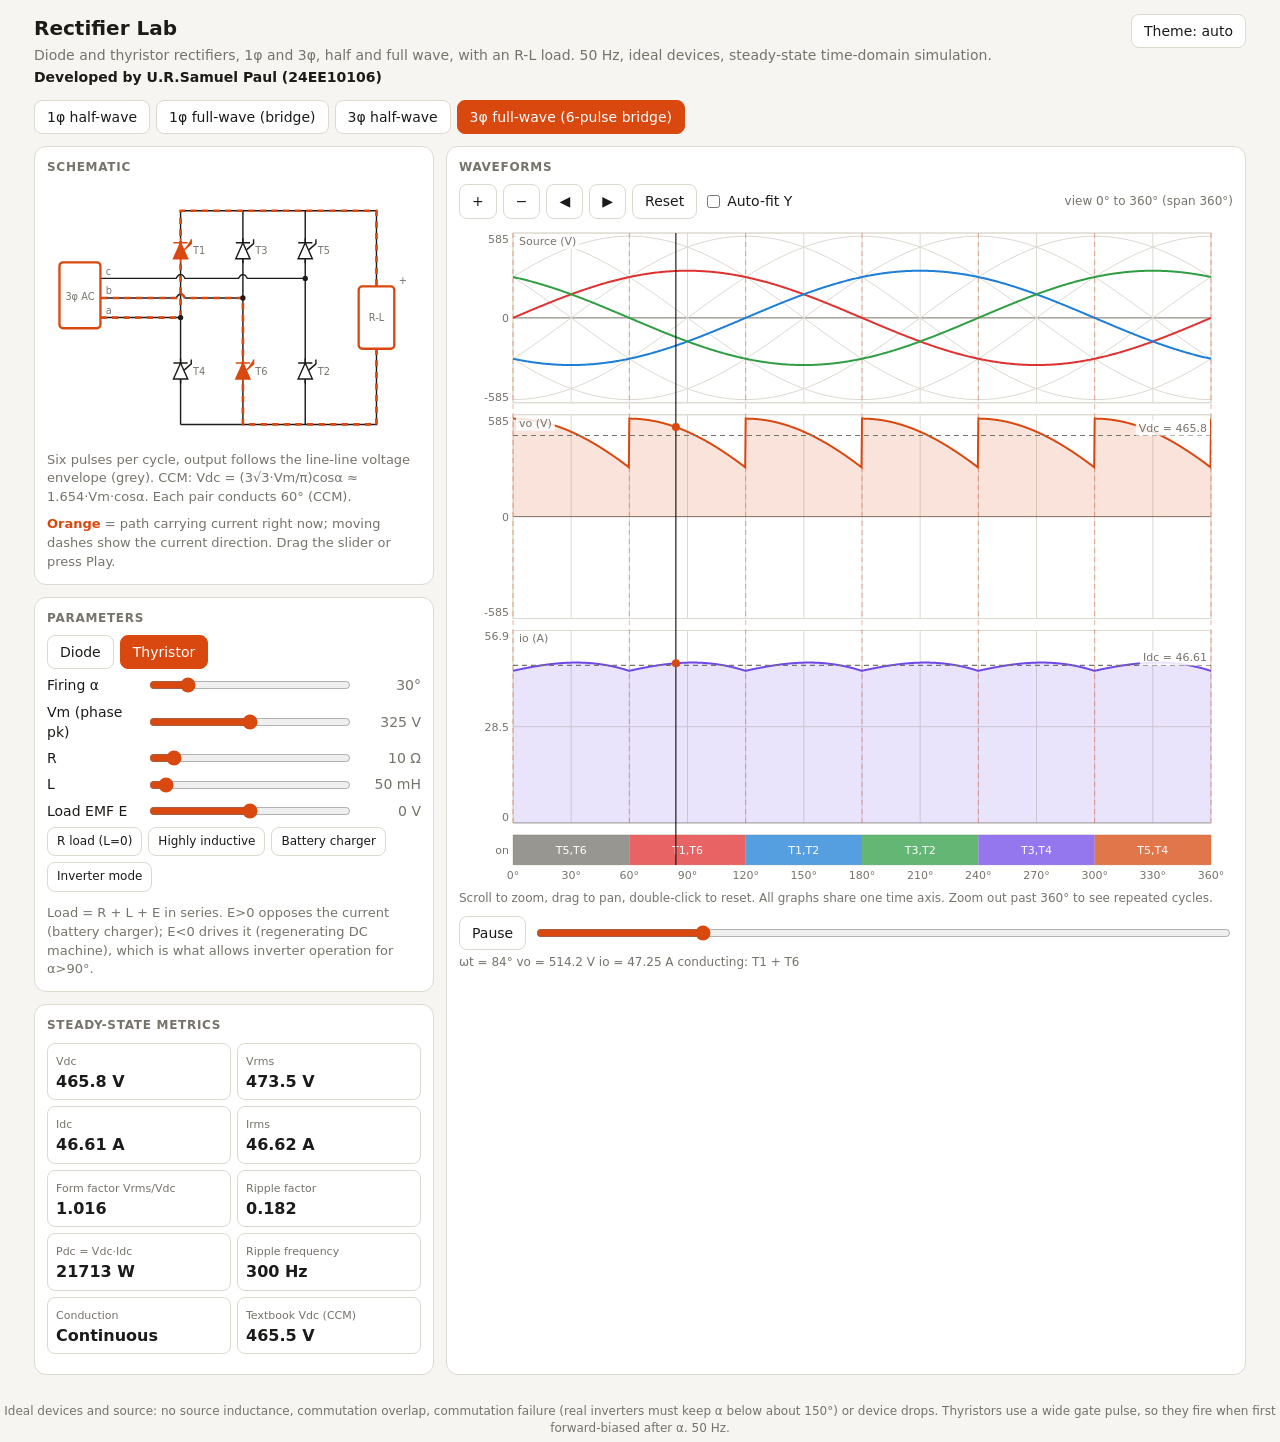
<file: index.html>
<!DOCTYPE html>
<html lang="en"><head><meta charset="utf-8">
<meta name="description" content="Interactive diode and thyristor rectifier simulator: 1-phase and 3-phase, half-wave and full-wave, with schematics and waveforms."><link rel="icon" href="data:image/svg+xml,%3Csvg xmlns='http://www.w3.org/2000/svg' viewBox='0 0 32 32'%3E%3Ctext y='26' font-size='26'%3E%E2%9A%A1%3C/text%3E%3C/svg%3E"><meta name="viewport" content="width=device-width, initial-scale=1, viewport-fit=cover">
<title>Rectifier Lab</title>
<link rel="stylesheet" href="style.css"></head>
<body>
<div class="wrap">
<div class="top"><div><h1>Rectifier Lab</h1><p class="sub">Diode and thyristor rectifiers, 1&phi; and 3&phi;, half and full wave, with an R-L load. 50 Hz, ideal devices, steady-state time-domain simulation.</p><p class="sub credit">Developed by U.R.Samuel Paul (24EE10106)</p></div><button id="th" class="sm">Theme: auto</button></div>
<div class="tabs" id="tabs"></div>
<div class="grid">
<div class="col">
<div class="card"><h2>Schematic</h2><div id="sch"></div><p class="info" id="info"></p><p class="info"><b style="color:var(--ac)">Orange</b> = path carrying current right now; moving dashes show the current direction. Drag the slider or press Play.</p></div>
<div class="card"><h2>Parameters</h2>
<div class="tabs" style="margin-bottom:4px"><button id="bd">Diode</button><button id="bt" class="on">Thyristor</button></div>
<div class="row"><label for="al">Firing &alpha;</label><input type="range" id="al" min="0" max="180" step="1" value="30"><output></output></div>
<div class="row"><label for="vm">Vm (phase pk)</label><input type="range" id="vm" min="50" max="600" step="5" value="325"><output></output></div>
<div class="row"><label for="r">R</label><input type="range" id="r" min="1" max="100" step="1" value="10"><output></output></div>
<div class="row"><label for="l">L</label><input type="range" id="l" min="0" max="1000" step="5" value="50"><output></output></div><div class="row"><label for="e">Load EMF E</label><input type="range" id="e" min="-600" max="600" step="5" value="0"><output></output></div>
<div class="tabs"><button class="sm pb" data-m="r">R load (L=0)</button><button class="sm pb" data-m="l">Highly inductive</button><button class="sm pb" data-m="c">Battery charger</button><button class="sm pb" data-m="v">Inverter mode</button></div><p class="info">Load = R + L + E in series. E&gt;0 opposes the current (battery charger); E&lt;0 drives it (regenerating DC machine), which is what allows inverter operation for &alpha;&gt;90&deg;.</p></div>
<div class="card"><h2>Steady-state metrics</h2><div class="m" id="mt"></div><p class="info warn" id="st"></p></div>
</div>
<div class="card"><h2>Waveforms</h2><div class="tb"><button id="zi" title="Zoom in">+</button><button id="zo" title="Zoom out">&minus;</button><button id="vl" title="Pan left">&#9664;</button><button id="vr" title="Pan right">&#9654;</button><button id="zr">Reset</button><label><input type="checkbox" id="fy"> Auto-fit Y</label><span id="vw"></span></div><canvas id="cv" tabindex="0" role="img" aria-label="Source voltage, output voltage, load current and device conduction waveforms. Keys: plus/minus zoom, arrows pan, 0 resets."></canvas><p class="hint">Scroll to zoom, drag to pan, double-click to reset. All graphs share one time axis. Zoom out past 360&deg; to see repeated cycles.</p>
<div class="ctl"><button id="pp">Pause</button><input type="range" id="sc" min="0" max="360" step="1" value="0"></div><div id="ro"></div></div>
</div></div>
<p class="foot">Ideal devices and source: no source inductance, commutation overlap, commutation failure (real inverters must keep &alpha; below about 150&deg;) or device drops. Thyristors use a wide gate pulse, so they fire when first forward-biased after &alpha;. 50 Hz.</p>
<noscript>This app needs JavaScript.</noscript>
<script src="app.js"></script>
</body></html>
</file>
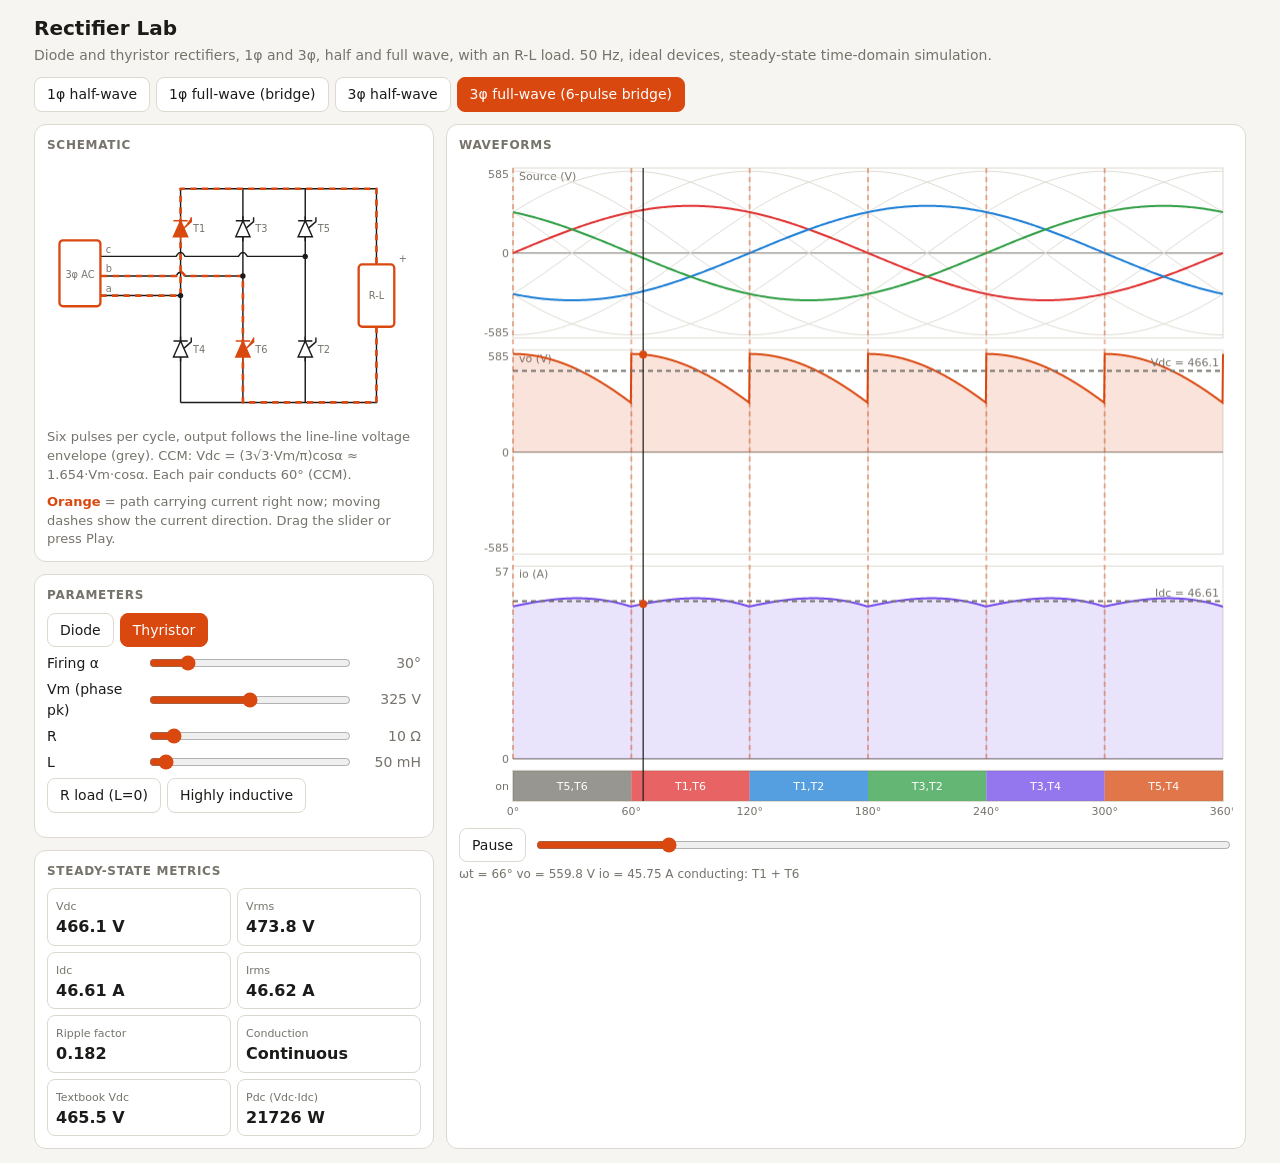
<file: rectifier-lab/index.html>
<!DOCTYPE html>
<html lang="en"><head><meta charset="utf-8">
<meta name="viewport" content="width=device-width, initial-scale=1, viewport-fit=cover">
<title>Rectifier Lab</title>
<link rel="stylesheet" href="style.css"></head>
<body>
<div class="wrap">
<h1>Rectifier Lab</h1><p class="sub">Diode and thyristor rectifiers, 1&phi; and 3&phi;, half and full wave, with an R-L load. 50 Hz, ideal devices, steady-state time-domain simulation.</p>
<div class="tabs" id="tabs"></div>
<div class="grid">
<div class="col">
<div class="card"><h2>Schematic</h2><div id="sch"></div><p class="info" id="info"></p><p class="info"><b style="color:var(--ac)">Orange</b> = path carrying current right now; moving dashes show the current direction. Drag the slider or press Play.</p></div>
<div class="card"><h2>Parameters</h2>
<div class="tabs" style="margin-bottom:4px"><button id="bd">Diode</button><button id="bt" class="on">Thyristor</button></div>
<div class="row"><label>Firing &alpha;</label><input type="range" id="al" min="0" max="180" step="1" value="30"><output></output></div>
<div class="row"><label>Vm (phase pk)</label><input type="range" id="vm" min="50" max="600" step="5" value="325"><output></output></div>
<div class="row"><label>R</label><input type="range" id="r" min="1" max="100" step="1" value="10"><output></output></div>
<div class="row"><label>L</label><input type="range" id="l" min="0" max="1000" step="5" value="50"><output></output></div>
<div class="tabs"><button id="pr">R load (L=0)</button><button id="pl">Highly inductive</button></div></div>
<div class="card"><h2>Steady-state metrics</h2><div class="m" id="mt"></div></div>
</div>
<div class="card"><h2>Waveforms</h2><canvas id="cv"></canvas>
<div class="ctl"><button id="pp">Pause</button><input type="range" id="sc" min="0" max="360" step="1" value="0"></div><div id="ro"></div></div>
</div></div>
<script src="app.js"></script>
</body></html>
</file>
<file: style.css>
:root{--bg:#f6f5f1;--card:#fff;--fg:#1c1b19;--mut:#76736b;--ln:#dcd9d0;--ac:#d9480f;--a:#e03131;--b:#1c7ed6;--c:#2f9e44;--io:#7048e8;box-sizing:border-box;padding-top:env(safe-area-inset-top,0px);padding-bottom:env(safe-area-inset-bottom,0px)}
@media(prefers-color-scheme:dark){:root:not([data-theme="light"]){--bg:#141311;--card:#1e1d1a;--fg:#ece9e1;--mut:#9a968a;--ln:#37352f;--ac:#ff922b;--a:#ff6b6b;--b:#74c0fc;--c:#69db7c;--io:#b197fc}}
:root[data-theme="dark"]{--bg:#141311;--card:#1e1d1a;--fg:#ece9e1;--mut:#9a968a;--ln:#37352f;--ac:#ff922b;--a:#ff6b6b;--b:#74c0fc;--c:#69db7c;--io:#b197fc}
html{scroll-padding-top:env(safe-area-inset-top,0px)}
*{box-sizing:border-box}body{margin:0;background:var(--bg);color:var(--fg);font:14px/1.45 system-ui,-apple-system,"Segoe UI",Roboto,sans-serif}
.wrap{max-width:1240px;margin:0 auto;padding:14px}
h1{font-size:20px;margin:0 0 2px}.sub{color:var(--mut);margin:0 0 12px}
.tabs{display:flex;flex-wrap:wrap;gap:6px;margin-bottom:12px}
button{font:inherit;color:var(--fg);background:var(--card);border:1px solid var(--ln);border-radius:8px;padding:6px 12px;cursor:pointer}
button.on{background:var(--ac);border-color:var(--ac);color:#fff}
.grid{display:grid;gap:12px;grid-template-columns:1fr}
@media(min-width:960px){.grid{grid-template-columns:400px 1fr}}
.card{background:var(--card);border:1px solid var(--ln);border-radius:12px;padding:12px;min-width:0}
.card h2{font-size:12px;letter-spacing:.06em;text-transform:uppercase;color:var(--mut);margin:0 0 8px}
svg{width:100%;height:auto;display:block}
.w{fill:none;stroke:var(--fg);stroke-width:1.6}.t{fill:var(--mut);font-size:11px}
.d path{stroke:var(--fg);stroke-width:1.6;fill:var(--card)}.d.on path{stroke:var(--ac);fill:var(--ac)}
.row{display:grid;grid-template-columns:92px 1fr 64px;align-items:center;gap:8px;margin:6px 0}
.row output{text-align:right;font-variant-numeric:tabular-nums;color:var(--mut)}
input[type=range]{width:100%;accent-color:var(--ac)}input:disabled{opacity:.35}
.m{display:grid;grid-template-columns:repeat(2,1fr);gap:6px}
.m div{border:1px solid var(--ln);border-radius:8px;padding:6px 8px}.m b{display:block;font-size:16px;font-variant-numeric:tabular-nums}.m span{color:var(--mut);font-size:11px}
.info{color:var(--mut);margin:8px 0 0;font-size:13px}
canvas{width:100%;display:block}
.ctl{display:flex;gap:8px;align-items:center;margin-top:8px}.ctl input{flex:1}
#ro{font-variant-numeric:tabular-nums;color:var(--mut);font-size:12px;margin-top:4px}
.col{display:flex;flex-direction:column;gap:12px;min-width:0}
.hb.on{stroke:var(--ac);stroke-width:2.6}
.fl{fill:none;stroke:var(--ac);stroke-width:3;stroke-linejoin:round;stroke-dasharray:7 6;animation:fw .5s linear infinite}
@keyframes fw{to{stroke-dashoffset:-13}}
@media(prefers-reduced-motion:reduce){.fl{animation:none}}
.tb{display:flex;flex-wrap:wrap;gap:6px;align-items:center;margin-bottom:8px}
.tb label{display:flex;gap:4px;align-items:center;cursor:pointer}.tb span{color:var(--mut);font-size:12px;margin-left:auto}
#cv{cursor:grab;touch-action:pan-y}#cv:active{cursor:grabbing}
.hint{color:var(--mut);font-size:12px;margin:6px 0 0}
.top{display:flex;justify-content:space-between;align-items:flex-start;gap:12px}
.tabs button.sm{font-size:12px;padding:5px 9px}
.foot{color:var(--mut);font-size:12px;margin:14px 0 4px;text-align:center}
#cv:focus-visible,button:focus-visible,input:focus-visible{outline:2px solid var(--ac);outline-offset:2px}
.warn{color:var(--ac);font-weight:600}
.top .sub:not(.credit){margin-bottom:2px}.credit{margin:0 0 12px;color:var(--fg);font-weight:600}
#th{white-space:nowrap;flex:none}
</file>
<file: rectifier-lab/style.css>
:root{--bg:#f6f5f1;--card:#fff;--fg:#1c1b19;--mut:#76736b;--ln:#dcd9d0;--ac:#d9480f;--a:#e03131;--b:#1c7ed6;--c:#2f9e44;--io:#7048e8;box-sizing:border-box;padding-top:env(safe-area-inset-top,0px);padding-bottom:env(safe-area-inset-bottom,0px)}
@media(prefers-color-scheme:dark){:root:not([data-theme="light"]){--bg:#141311;--card:#1e1d1a;--fg:#ece9e1;--mut:#9a968a;--ln:#37352f;--ac:#ff922b;--a:#ff6b6b;--b:#74c0fc;--c:#69db7c;--io:#b197fc}}
:root[data-theme="dark"]{--bg:#141311;--card:#1e1d1a;--fg:#ece9e1;--mut:#9a968a;--ln:#37352f;--ac:#ff922b;--a:#ff6b6b;--b:#74c0fc;--c:#69db7c;--io:#b197fc}
html{scroll-padding-top:env(safe-area-inset-top,0px)}
*{box-sizing:border-box}body{margin:0;background:var(--bg);color:var(--fg);font:14px/1.45 system-ui,-apple-system,"Segoe UI",Roboto,sans-serif}
.wrap{max-width:1240px;margin:0 auto;padding:14px}
h1{font-size:20px;margin:0 0 2px}.sub{color:var(--mut);margin:0 0 12px}
.tabs{display:flex;flex-wrap:wrap;gap:6px;margin-bottom:12px}
button{font:inherit;color:var(--fg);background:var(--card);border:1px solid var(--ln);border-radius:8px;padding:6px 12px;cursor:pointer}
button.on{background:var(--ac);border-color:var(--ac);color:#fff}
.grid{display:grid;gap:12px;grid-template-columns:1fr}
@media(min-width:960px){.grid{grid-template-columns:400px 1fr}}
.card{background:var(--card);border:1px solid var(--ln);border-radius:12px;padding:12px;min-width:0}
.card h2{font-size:12px;letter-spacing:.06em;text-transform:uppercase;color:var(--mut);margin:0 0 8px}
svg{width:100%;height:auto;display:block}
.w{fill:none;stroke:var(--fg);stroke-width:1.6}.t{fill:var(--mut);font-size:11px}
.d path{stroke:var(--fg);stroke-width:1.6;fill:var(--card)}.d.on path{stroke:var(--ac);fill:var(--ac)}
.row{display:grid;grid-template-columns:92px 1fr 64px;align-items:center;gap:8px;margin:6px 0}
.row output{text-align:right;font-variant-numeric:tabular-nums;color:var(--mut)}
input[type=range]{width:100%;accent-color:var(--ac)}input:disabled{opacity:.35}
.m{display:grid;grid-template-columns:repeat(2,1fr);gap:6px}
.m div{border:1px solid var(--ln);border-radius:8px;padding:6px 8px}.m b{display:block;font-size:16px;font-variant-numeric:tabular-nums}.m span{color:var(--mut);font-size:11px}
.info{color:var(--mut);margin:8px 0 0;font-size:13px}
canvas{width:100%;display:block}
.ctl{display:flex;gap:8px;align-items:center;margin-top:8px}.ctl input{flex:1}
#ro{font-variant-numeric:tabular-nums;color:var(--mut);font-size:12px;margin-top:4px}
.col{display:flex;flex-direction:column;gap:12px;min-width:0}
.hb.on{stroke:var(--ac);stroke-width:2.6}
.fl{fill:none;stroke:var(--ac);stroke-width:3;stroke-linejoin:round;stroke-dasharray:7 6;animation:fw .5s linear infinite}
@keyframes fw{to{stroke-dashoffset:-13}}
@media(prefers-reduced-motion:reduce){.fl{animation:none}}
</file>
